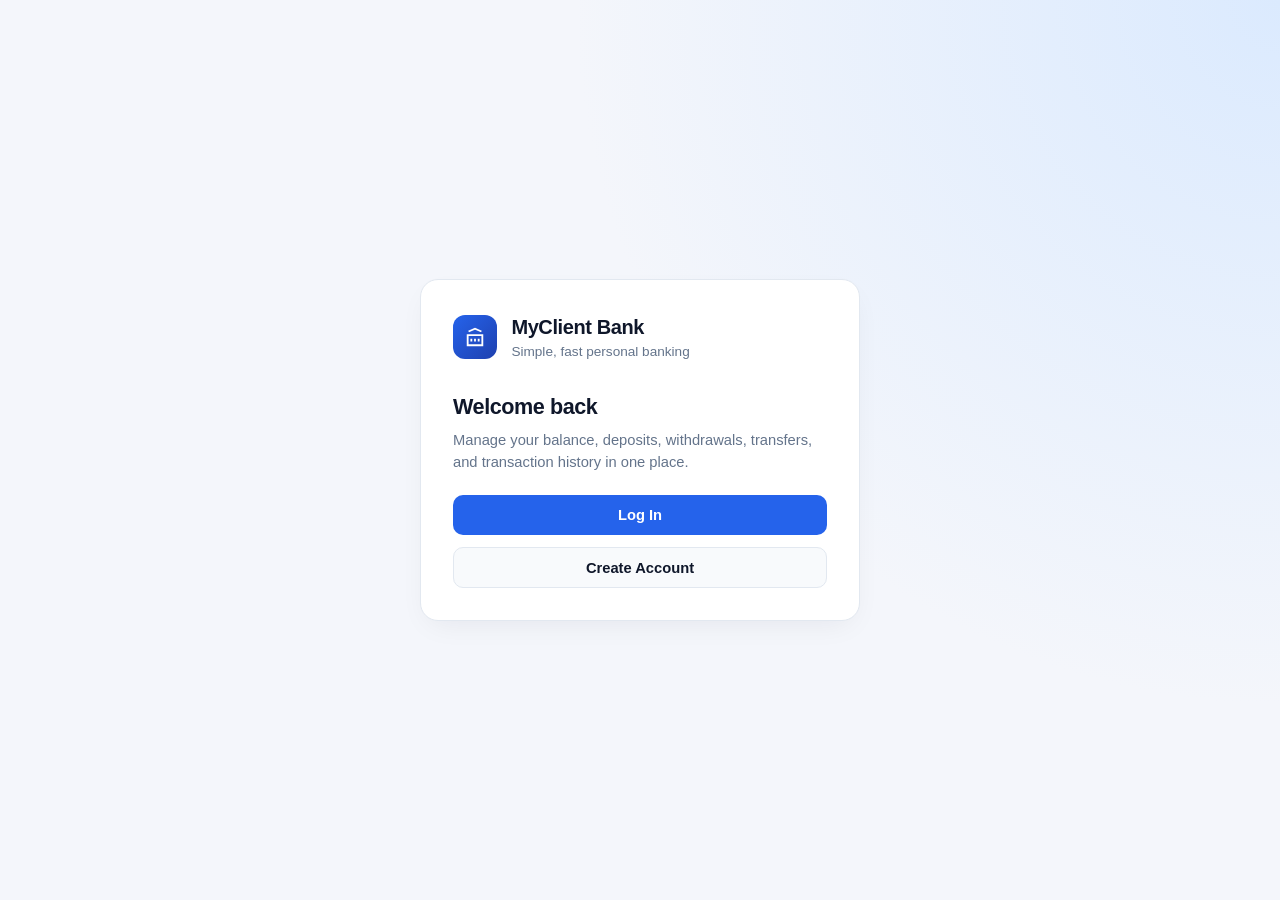
<file: frontend/index.html>
<!doctype html>
<html lang="en">
	<head>
		<meta charset="UTF-8" />
		<meta name="viewport" content="width=device-width, initial-scale=1.0" />
		<title>MyClient Banking</title>
		<link rel="stylesheet" href="style.css" />
	</head>
	<body>
		<!-- Toast Notification Container -->
		<div id="toastContainer" class="toast-container" aria-live="polite"></div>

		<!-- Auth Shell (Welcome / Register / Login) -->
		<main id="authShell" class="auth-shell">
			<div class="auth-card">
				<div class="brand-header">
					<div class="brand-logo" aria-hidden="true">
						<svg viewBox="0 0 24 24" fill="none" stroke="currentColor" stroke-width="2">
							<path d="M3 21h18M3 10h18M5 6l7-3 7 3M4 10v11M20 10v11M8 14v3M12 14v3M16 14v3" />
						</svg>
					</div>
					<div>
						<h1 class="brand-title">MyClient Bank</h1>
						<p class="brand-subtitle">Simple, fast personal banking</p>
					</div>
				</div>

				<!-- Welcome View -->
				<section id="welcomeView" class="view-section">
					<div class="welcome-copy">
						<h2>Welcome back</h2>
						<p>Manage your balance, deposits, withdrawals, transfers, and transaction history in one place.</p>
					</div>
					<div class="auth-actions">
						<button id="goLoginBtn" type="button" class="btn btn-primary btn-full">Log In</button>
						<button id="goRegisterBtn" type="button" class="btn btn-secondary btn-full">Create Account</button>
					</div>
				</section>

				<!-- Register View -->
				<section id="registerView" class="view-section hidden">
					<div class="section-heading">
						<h2>Create Account</h2>
						<p>Enter your details to open a new banking account.</p>
					</div>
					<form id="registerForm" novalidate>
						<div class="form-group">
							<label for="regUsername">Full Name</label>
							<input id="regUsername" type="text" placeholder="e.g. Alex Morgan" autocomplete="name" required />
						</div>
						<div class="form-group">
							<label for="regAccountNumber">Account Number</label>
							<input id="regAccountNumber" type="number" min="1" step="1" placeholder="e.g. 100100" required />
						</div>
						<div class="form-group">
							<label for="regPassword">Password</label>
							<div class="input-with-action">
								<input id="regPassword" type="password" placeholder="Create a password" autocomplete="new-password" required />
								<button type="button" class="toggle-password" data-target="regPassword" aria-label="Toggle password visibility">Show</button>
							</div>
						</div>
						<div class="form-group">
							<label for="regBalance">Initial Balance ($)</label>
							<input id="regBalance" type="number" min="0" step="0.01" placeholder="0.00" required />
						</div>
						<p id="registerMsg" class="form-message" role="alert"></p>
						<div class="form-actions">
							<button id="returnRegisterBtn" type="button" class="btn btn-ghost">Back</button>
							<button id="submitRegisterBtn" type="submit" class="btn btn-primary">Register</button>
						</div>
					</form>
				</section>

				<!-- Login View -->
				<section id="loginView" class="view-section hidden">
					<div class="section-heading">
						<h2>Log In</h2>
						<p>Access your account with your account number and password.</p>
					</div>
					<form id="loginForm" novalidate>
						<div class="form-group">
							<label for="loginAccountNumber">Account Number</label>
							<input id="loginAccountNumber" type="number" min="1" step="1" placeholder="Enter account number" required />
						</div>
						<div class="form-group">
							<label for="loginPassword">Password</label>
							<div class="input-with-action">
								<input id="loginPassword" type="password" placeholder="Enter password" autocomplete="current-password" required />
								<button type="button" class="toggle-password" data-target="loginPassword" aria-label="Toggle password visibility">Show</button>
							</div>
						</div>
						<p id="loginMsg" class="form-message" role="alert"></p>
						<div class="form-actions">
							<button id="returnLoginBtn" type="button" class="btn btn-ghost">Back</button>
							<button id="submitLoginBtn" type="submit" class="btn btn-primary">Log In</button>
						</div>
					</form>
				</section>
			</div>
		</main>

		<!-- Authenticated Dashboard Shell -->
		<div id="dashboardShell" class="dashboard-shell hidden">
			<header class="topbar">
				<div class="topbar-inner">
					<div class="topbar-brand">
						<div class="brand-logo small" aria-hidden="true">
							<svg viewBox="0 0 24 24" fill="none" stroke="currentColor" stroke-width="2">
								<path d="M3 21h18M3 10h18M5 6l7-3 7 3M4 10v11M20 10v11M8 14v3M12 14v3M16 14v3" />
							</svg>
						</div>
						<div>
							<span class="topbar-title">MyClient Bank</span>
							<span id="welcomeText" class="topbar-user">Welcome back</span>
						</div>
					</div>
					<div class="topbar-actions">
						<button
							id="autoRefreshToggleBtn"
							type="button"
							class="live-status-btn active"
							aria-pressed="true"
							title="Toggle continuous 3-second auto-refresh"
						>
							<span class="live-dot" aria-hidden="true"></span>
							<span id="autoRefreshLabel">Live (3s)</span>
						</button>
						<button id="refreshAccountBtn" type="button" class="btn btn-ghost btn-sm" title="Sync latest account data">
							Refresh
						</button>
						<button id="logoutBtn" type="button" class="btn btn-danger-outline btn-sm">
							Log Out
						</button>
					</div>
				</div>
			</header>

			<div class="dashboard-layout">
				<!-- Navigation Sidebar / Tabs -->
				<aside class="sidebar" aria-label="Account navigation">
					<nav class="nav-list">
						<button type="button" class="nav-item active" data-tab="overview">
							<span>Balance &amp; Overview</span>
						</button>
						<button type="button" class="nav-item" data-tab="deposit">
							<span>Deposit</span>
						</button>
						<button type="button" class="nav-item" data-tab="withdraw">
							<span>Withdraw</span>
						</button>
						<button type="button" class="nav-item" data-tab="transfer">
							<span>Transfer</span>
						</button>
						<button type="button" class="nav-item" data-tab="history">
							<span>History</span>
						</button>
						<button type="button" class="nav-item" data-tab="profile">
							<span>Profile</span>
						</button>
					</nav>
				</aside>

				<!-- Main Content Area -->
				<main class="main-content">
					<!-- Persistent Balance Summary Card -->
					<section class="balance-banner">
						<div class="balance-info">
							<span class="balance-label">Available Balance</span>
							<div class="balance-amount-row">
								<strong id="bannerBalance" class="balance-amount">$0.00</strong>
								<button id="toggleBalanceMaskBtn" type="button" class="btn-icon" aria-label="Hide balance">Hide</button>
							</div>
							<div class="account-chip-row">
								<span class="account-chip">Account #<span id="bannerAccountNum">-</span></span>
								<button id="copyAccountNumBtn" type="button" class="btn-link">Copy</button>
							</div>
						</div>
						<div class="quick-actions">
							<button type="button" class="btn btn-light btn-sm" data-goto="deposit">+ Deposit</button>
							<button type="button" class="btn btn-light btn-sm" data-goto="withdraw">- Withdraw</button>
							<button type="button" class="btn btn-accent btn-sm" data-goto="transfer">Transfer</button>
						</div>
					</section>

					<!-- Tab: Overview -->
					<section id="tab-overview" class="tab-panel active">
						<div class="stats-grid">
							<div class="stat-card">
								<span class="stat-label">Account Holder</span>
								<strong id="overviewName" class="stat-value">-</strong>
							</div>
							<div class="stat-card">
								<span class="stat-label">Account Number</span>
								<strong id="overviewAccountNum" class="stat-value tabular">-</strong>
							</div>
							<div class="stat-card">
								<span class="stat-label">Total Activity Logs</span>
								<strong id="overviewLogCount" class="stat-value tabular">0</strong>
							</div>
						</div>

						<div class="card">
							<div class="card-header">
								<h3>Recent Activity</h3>
								<button type="button" class="btn-link" data-goto="history">View all</button>
							</div>
							<ul id="recentHistoryList" class="history-list compact"></ul>
						</div>
					</section>

					<!-- Tab: Deposit -->
					<section id="tab-deposit" class="tab-panel">
						<div class="card">
							<div class="card-header">
								<div>
									<h3>Deposit Funds</h3>
									<p class="card-subtitle">Add money directly into your account.</p>
								</div>
							</div>
							<form id="depositForm" novalidate>
								<div class="quick-chips" data-target="depositAmount">
									<button type="button" class="chip" data-amount="50">+$50</button>
									<button type="button" class="chip" data-amount="100">+$100</button>
									<button type="button" class="chip" data-amount="500">+$500</button>
									<button type="button" class="chip" data-amount="1000">+$1,000</button>
								</div>
								<div class="form-group">
									<label for="depositAmount">Amount ($)</label>
									<input id="depositAmount" type="number" min="0.01" step="0.01" placeholder="Enter deposit amount" required />
								</div>
								<p id="depositMsg" class="form-message" role="alert"></p>
								<button id="submitDepositBtn" type="submit" class="btn btn-primary">Confirm Deposit</button>
							</form>
						</div>
					</section>

					<!-- Tab: Withdraw -->
					<section id="tab-withdraw" class="tab-panel">
						<div class="card">
							<div class="card-header">
								<div>
									<h3>Withdraw Funds</h3>
									<p class="card-subtitle">Withdraw money from your available balance.</p>
								</div>
							</div>
							<form id="withdrawForm" novalidate>
								<div class="quick-chips" data-target="withdrawAmount">
									<button type="button" class="chip" data-amount="20">$20</button>
									<button type="button" class="chip" data-amount="50">$50</button>
									<button type="button" class="chip" data-amount="100">$100</button>
									<button type="button" class="chip" data-amount="500">$500</button>
									<button type="button" id="withdrawMaxBtn" class="chip chip-outline">Max</button>
								</div>
								<div class="form-group">
									<label for="withdrawAmount">Amount ($)</label>
									<input id="withdrawAmount" type="number" min="0.01" step="0.01" placeholder="Enter withdrawal amount" required />
								</div>
								<p id="withdrawMsg" class="form-message" role="alert"></p>
								<button id="submitWithdrawBtn" type="submit" class="btn btn-primary">Confirm Withdrawal</button>
							</form>
						</div>
					</section>

					<!-- Tab: Transfer -->
					<section id="tab-transfer" class="tab-panel">
						<div class="card">
							<div class="card-header">
								<div>
									<h3>Transfer Funds</h3>
									<p class="card-subtitle">Send money to another MyClient Bank account.</p>
								</div>
							</div>
							<form id="transferForm" novalidate>
								<div class="form-group">
									<label for="transferReceiver">Recipient Account Number</label>
									<input id="transferReceiver" type="number" min="1" step="1" placeholder="Enter recipient account number" required />
								</div>
								<div class="quick-chips" data-target="transferAmount">
									<button type="button" class="chip" data-amount="25">$25</button>
									<button type="button" class="chip" data-amount="100">$100</button>
									<button type="button" class="chip" data-amount="250">$250</button>
									<button type="button" class="chip" data-amount="500">$500</button>
								</div>
								<div class="form-group">
									<label for="transferAmount">Amount ($)</label>
									<input id="transferAmount" type="number" min="0.01" step="0.01" placeholder="Enter transfer amount" required />
								</div>
								<p id="transferMsg" class="form-message" role="alert"></p>
								<button id="submitTransferBtn" type="submit" class="btn btn-primary">Send Transfer</button>
							</form>
						</div>
					</section>

					<!-- Tab: History -->
					<section id="tab-history" class="tab-panel">
						<div class="card">
							<div class="card-header history-header">
								<div>
									<h3>Transaction History</h3>
									<p class="card-subtitle"><span id="historyCountText">0 log(s)</span> recorded on your account</p>
								</div>
								<div class="history-controls">
									<input id="historySearch" type="search" placeholder="Filter logs..." aria-label="Filter transaction history" />
								</div>
							</div>
							<ul id="fullHistoryList" class="history-list"></ul>
						</div>
					</section>

					<!-- Tab: Profile -->
					<section id="tab-profile" class="tab-panel">
						<div class="card">
							<div class="card-header">
								<div>
									<h3>Account Profile</h3>
									<p class="card-subtitle">Your registered account details.</p>
								</div>
							</div>
							<dl class="profile-details">
								<div class="profile-row">
									<dt>Account Holder</dt>
									<dd id="profileName">-</dd>
								</div>
								<div class="profile-row">
									<dt>Account Number</dt>
									<dd class="tabular">
										<span id="profileAccountNum">-</span>
										<button type="button" id="profileCopyBtn" class="btn-link">Copy</button>
									</dd>
								</div>
								<div class="profile-row">
									<dt>Current Balance</dt>
									<dd id="profileBalance" class="tabular">$0.00</dd>
								</div>
								<div class="profile-row">
									<dt>Password</dt>
									<dd>
										<span id="profilePassword">••••••••</span>
										<button type="button" id="toggleProfilePasswordBtn" class="btn-link">Show</button>
									</dd>
								</div>
								<div class="profile-row">
									<dt>Activity Logs</dt>
									<dd id="profileLogCount" class="tabular">0</dd>
								</div>
							</dl>
						</div>
					</section>
				</main>
			</div>
		</div>

		<script src="script.js"></script>
	</body>
</html>
</file>
<file: frontend/style.css>
:root {
	--bg: #f4f6fb;
	--surface: #ffffff;
	--surface-subtle: #f8fafc;
	--border: #e2e8f0;
	--text: #0f172a;
	--text-muted: #64748b;
	--primary: #2563eb;
	--primary-hover: #1d4ed8;
	--primary-soft: #eff6ff;
	--accent: #0f172a;
	--success: #059669;
	--success-bg: #ecfdf5;
	--danger: #dc2626;
	--danger-bg: #fef2f2;
	--warning: #d97706;
	--radius: 14px;
	--radius-sm: 10px;
	--shadow: 0 10px 30px -10px rgba(15, 23, 42, 0.08);
	--shadow-sm: 0 2px 8px rgba(15, 23, 42, 0.05);
}

*,
*::before,
*::after {
	box-sizing: border-box;
}

body {
	margin: 0;
	font-family: Inter, -apple-system, BlinkMacSystemFont, "Segoe UI", Roboto, sans-serif;
	background: var(--bg);
	color: var(--text);
	line-height: 1.5;
	-webkit-font-smoothing: antialiased;
}

.hidden {
	display: none !important;
}

.tabular {
	font-variant-numeric: tabular-nums;
}

/* Toast Notifications */
.toast-container {
	position: fixed;
	top: 1.25rem;
	right: 1.25rem;
	z-index: 1000;
	display: flex;
	flex-direction: column;
	gap: 0.6rem;
	max-width: 340px;
}

.toast {
	background: var(--surface);
	color: var(--text);
	border: 1px solid var(--border);
	border-left: 4px solid var(--primary);
	padding: 0.85rem 1rem;
	border-radius: var(--radius-sm);
	box-shadow: var(--shadow);
	font-size: 0.9rem;
	font-weight: 500;
	animation: slideIn 0.2s ease-out;
}

.toast.success {
	border-left-color: var(--success);
}

.toast.error {
	border-left-color: var(--danger);
}

@keyframes slideIn {
	from {
		opacity: 0;
		transform: translateY(-8px);
	}
	to {
		opacity: 1;
		transform: translateY(0);
	}
}

/* Auth Shell */
.auth-shell {
	min-height: 100vh;
	display: flex;
	align-items: center;
	justify-content: center;
	padding: 1.5rem;
	background: radial-gradient(circle at top right, #dbeafe 0%, var(--bg) 45%);
}

.auth-card {
	width: 100%;
	max-width: 440px;
	background: var(--surface);
	border: 1px solid var(--border);
	border-radius: 18px;
	padding: 2rem;
	box-shadow: var(--shadow);
}

.brand-header {
	display: flex;
	align-items: center;
	gap: 0.9rem;
	margin-bottom: 1.75rem;
}

.brand-logo {
	width: 44px;
	height: 44px;
	border-radius: 12px;
	background: linear-gradient(135deg, #2563eb, #1e40af);
	color: #ffffff;
	display: grid;
	place-items: center;
	flex-shrink: 0;
}

.brand-logo svg {
	width: 22px;
	height: 22px;
}

.brand-logo.small {
	width: 36px;
	height: 36px;
	border-radius: 10px;
}

.brand-logo.small svg {
	width: 18px;
	height: 18px;
}

.brand-title {
	margin: 0;
	font-size: 1.25rem;
	font-weight: 700;
	letter-spacing: -0.02em;
}

.brand-subtitle {
	margin: 0;
	font-size: 0.85rem;
	color: var(--text-muted);
}

.welcome-copy h2,
.section-heading h2 {
	margin: 0 0 0.35rem;
	font-size: 1.35rem;
	letter-spacing: -0.02em;
}

.welcome-copy p,
.section-heading p {
	margin: 0 0 1.4rem;
	color: var(--text-muted);
	font-size: 0.92rem;
}

.auth-actions {
	display: flex;
	flex-direction: column;
	gap: 0.75rem;
}

/* Forms */
.form-group {
	margin-bottom: 1rem;
}

.form-group label {
	display: block;
	font-size: 0.85rem;
	font-weight: 600;
	margin-bottom: 0.4rem;
	color: var(--text);
}

input[type="text"],
input[type="number"],
input[type="password"],
input[type="search"] {
	width: 100%;
	padding: 0.7rem 0.85rem;
	border: 1px solid var(--border);
	border-radius: var(--radius-sm);
	font-size: 0.95rem;
	font-family: inherit;
	background: var(--surface);
	color: var(--text);
	transition: border-color 0.15s, box-shadow 0.15s;
}

input:focus {
	outline: none;
	border-color: var(--primary);
	box-shadow: 0 0 0 3px rgba(37, 99, 235, 0.15);
}

.input-with-action {
	position: relative;
	display: flex;
	align-items: center;
}

.input-with-action input {
	padding-right: 4rem;
}

.toggle-password {
	position: absolute;
	right: 0.5rem;
	background: transparent;
	border: none;
	color: var(--primary);
	font-size: 0.8rem;
	font-weight: 600;
	cursor: pointer;
	padding: 0.3rem 0.5rem;
	border-radius: 6px;
}

.toggle-password:hover {
	background: var(--primary-soft);
}

.form-message {
	min-height: 1.25rem;
	margin: 0.5rem 0 1rem;
	font-size: 0.875rem;
	font-weight: 500;
}

.form-message.error {
	color: var(--danger);
}

.form-message.success {
	color: var(--success);
}

.form-actions {
	display: flex;
	gap: 0.75rem;
	justify-content: flex-end;
}

/* Buttons */
.btn {
	display: inline-flex;
	align-items: center;
	justify-content: center;
	gap: 0.4rem;
	border: 1px solid transparent;
	border-radius: var(--radius-sm);
	padding: 0.7rem 1.15rem;
	font-size: 0.92rem;
	font-weight: 600;
	font-family: inherit;
	cursor: pointer;
	transition: background-color 0.15s, border-color 0.15s, transform 0.05s, opacity 0.15s;
}

.btn:active {
	transform: translateY(1px);
}

.btn:disabled {
	opacity: 0.6;
	cursor: not-allowed;
}

.btn-full {
	width: 100%;
}

.btn-sm {
	padding: 0.45rem 0.85rem;
	font-size: 0.84rem;
}

.btn-primary {
	background: var(--primary);
	color: #ffffff;
}

.btn-primary:hover:not(:disabled) {
	background: var(--primary-hover);
}

.btn-secondary {
	background: var(--surface-subtle);
	color: var(--text);
	border-color: var(--border);
}

.btn-secondary:hover:not(:disabled) {
	background: #eef2f7;
}

.btn-ghost {
	background: transparent;
	color: var(--text-muted);
	border-color: var(--border);
}

.btn-ghost:hover:not(:disabled) {
	background: var(--surface-subtle);
	color: var(--text);
}

.btn-danger-outline {
	background: transparent;
	color: var(--danger);
	border-color: #fecaca;
}

.btn-danger-outline:hover:not(:disabled) {
	background: var(--danger-bg);
}

.btn-light {
	background: rgba(255, 255, 255, 0.16);
	color: #ffffff;
	border-color: rgba(255, 255, 255, 0.25);
}

.btn-light:hover:not(:disabled) {
	background: rgba(255, 255, 255, 0.25);
}

.btn-accent {
	background: #ffffff;
	color: #1e3a8a;
}

.btn-accent:hover:not(:disabled) {
	background: #eff6ff;
}

.btn-link {
	background: none;
	border: none;
	color: var(--primary);
	font-size: 0.85rem;
	font-weight: 600;
	cursor: pointer;
	padding: 0.15rem 0.35rem;
	border-radius: 6px;
}

.btn-link:hover {
	text-decoration: underline;
}

.btn-icon {
	background: rgba(255, 255, 255, 0.18);
	border: 1px solid rgba(255, 255, 255, 0.25);
	color: #ffffff;
	font-size: 0.75rem;
	font-weight: 600;
	padding: 0.25rem 0.6rem;
	border-radius: 999px;
	cursor: pointer;
}

.btn-icon:hover {
	background: rgba(255, 255, 255, 0.28);
}

/* Dashboard Layout */
.topbar {
	background: var(--surface);
	border-bottom: 1px solid var(--border);
	position: sticky;
	top: 0;
	z-index: 50;
}

.topbar-inner {
	max-width: 1120px;
	margin: 0 auto;
	padding: 0.85rem 1.25rem;
	display: flex;
	align-items: center;
	justify-content: space-between;
	gap: 1rem;
}

.topbar-brand {
	display: flex;
	align-items: center;
	gap: 0.75rem;
}

.topbar-title {
	display: block;
	font-weight: 700;
	font-size: 1rem;
	line-height: 1.2;
}

.topbar-user {
	display: block;
	font-size: 0.82rem;
	color: var(--text-muted);
}

.topbar-actions {
	display: flex;
	align-items: center;
	gap: 0.6rem;
	flex-wrap: wrap;
}

.live-status-btn {
	display: inline-flex;
	align-items: center;
	gap: 0.45rem;
	padding: 0.4rem 0.75rem;
	border-radius: 999px;
	border: 1px solid #bbf7d0;
	background: var(--success-bg);
	color: var(--success);
	font-size: 0.8rem;
	font-weight: 600;
	font-family: inherit;
	cursor: pointer;
	transition: background-color 0.15s, border-color 0.15s, color 0.15s;
}

.live-status-btn.paused {
	border-color: var(--border);
	background: var(--surface-subtle);
	color: var(--text-muted);
}

.live-status-btn.offline {
	border-color: #fecaca;
	background: var(--danger-bg);
	color: var(--danger);
}

.live-dot {
	width: 8px;
	height: 8px;
	border-radius: 50%;
	background: currentColor;
}

.live-status-btn.active .live-dot {
	animation: pulseDot 1.8s ease-in-out infinite;
}

@keyframes pulseDot {
	0%,
	100% {
		opacity: 1;
		transform: scale(1);
	}
	50% {
		opacity: 0.45;
		transform: scale(0.85);
	}
}

.dashboard-layout {
	max-width: 1120px;
	margin: 0 auto;
	padding: 1.5rem 1.25rem 3rem;
	display: grid;
	grid-template-columns: 220px 1fr;
	gap: 1.5rem;
	align-items: start;
}

.sidebar {
	background: var(--surface);
	border: 1px solid var(--border);
	border-radius: var(--radius);
	padding: 0.5rem;
	box-shadow: var(--shadow-sm);
}

.nav-list {
	display: flex;
	flex-direction: column;
	gap: 0.25rem;
}

.nav-item {
	width: 100%;
	text-align: left;
	background: transparent;
	border: none;
	border-radius: var(--radius-sm);
	padding: 0.7rem 0.9rem;
	font-size: 0.92rem;
	font-weight: 500;
	font-family: inherit;
	color: var(--text-muted);
	cursor: pointer;
	transition: background-color 0.15s, color 0.15s;
}

.nav-item:hover {
	background: var(--surface-subtle);
	color: var(--text);
}

.nav-item.active {
	background: var(--primary-soft);
	color: var(--primary);
	font-weight: 600;
}

.main-content {
	display: flex;
	flex-direction: column;
	gap: 1.25rem;
	min-width: 0;
}

/* Balance Banner */
.balance-banner {
	background: linear-gradient(135deg, #1e3a8a 0%, #2563eb 100%);
	color: #ffffff;
	border-radius: 16px;
	padding: 1.5rem;
	display: flex;
	flex-wrap: wrap;
	align-items: center;
	justify-content: space-between;
	gap: 1.25rem;
	box-shadow: var(--shadow);
}

.balance-label {
	font-size: 0.85rem;
	opacity: 0.85;
	display: block;
	margin-bottom: 0.25rem;
}

.balance-amount-row {
	display: flex;
	align-items: center;
	gap: 0.75rem;
}

.balance-amount {
	font-size: 2.1rem;
	font-weight: 700;
	letter-spacing: -0.03em;
	font-variant-numeric: tabular-nums;
}

.account-chip-row {
	margin-top: 0.5rem;
	display: flex;
	align-items: center;
	gap: 0.5rem;
}

.account-chip {
	font-size: 0.84rem;
	opacity: 0.9;
	font-variant-numeric: tabular-nums;
}

.balance-banner .btn-link {
	color: #dbeafe;
	font-size: 0.8rem;
}

.quick-actions {
	display: flex;
	flex-wrap: wrap;
	gap: 0.5rem;
}

/* Tab Panels & Cards */
.tab-panel {
	display: none;
}

.tab-panel.active {
	display: flex;
	flex-direction: column;
	gap: 1.25rem;
}

.stats-grid {
	display: grid;
	grid-template-columns: repeat(3, minmax(0, 1fr));
	gap: 1rem;
}

.stat-card,
.card {
	background: var(--surface);
	border: 1px solid var(--border);
	border-radius: var(--radius);
	padding: 1.25rem;
	box-shadow: var(--shadow-sm);
}

.stat-label {
	display: block;
	font-size: 0.82rem;
	color: var(--text-muted);
	margin-bottom: 0.3rem;
}

.stat-value {
	font-size: 1.15rem;
	font-weight: 700;
	word-break: break-word;
}

.card-header {
	display: flex;
	align-items: center;
	justify-content: space-between;
	gap: 1rem;
	margin-bottom: 1rem;
}

.card-header h3 {
	margin: 0;
	font-size: 1.1rem;
}

.card-subtitle {
	margin: 0.2rem 0 0;
	font-size: 0.86rem;
	color: var(--text-muted);
}

/* Quick Amount Chips */
.quick-chips {
	display: flex;
	flex-wrap: wrap;
	gap: 0.5rem;
	margin-bottom: 1rem;
}

.chip {
	background: var(--primary-soft);
	color: var(--primary);
	border: 1px solid #bfdbfe;
	border-radius: 999px;
	padding: 0.35rem 0.8rem;
	font-size: 0.83rem;
	font-weight: 600;
	font-family: inherit;
	cursor: pointer;
	transition: background-color 0.15s;
}

.chip:hover {
	background: #dbeafe;
}

.chip-outline {
	background: var(--surface);
	color: var(--text);
	border-color: var(--border);
}

.chip-outline:hover {
	background: var(--surface-subtle);
}

/* History List */
.history-header {
	flex-wrap: wrap;
}

.history-controls {
	min-width: 210px;
}

.history-list {
	list-style: none;
	margin: 0;
	padding: 0;
	display: flex;
	flex-direction: column;
	gap: 0.5rem;
}

.history-item {
	display: flex;
	align-items: center;
	justify-content: space-between;
	gap: 0.75rem;
	padding: 0.75rem 0.9rem;
	border: 1px solid var(--border);
	border-radius: var(--radius-sm);
	background: var(--surface-subtle);
	font-size: 0.9rem;
}

.history-item-text {
	word-break: break-word;
}

.history-badge {
	flex-shrink: 0;
	font-size: 0.75rem;
	font-weight: 600;
	padding: 0.2rem 0.55rem;
	border-radius: 999px;
	background: #e2e8f0;
	color: #334155;
}

.history-badge.deposit {
	background: var(--success-bg);
	color: var(--success);
}

.history-badge.withdraw {
	background: var(--danger-bg);
	color: var(--danger);
}

.history-badge.transfer {
	background: var(--primary-soft);
	color: var(--primary);
}

.empty-state {
	text-align: center;
	padding: 2rem 1rem;
	color: var(--text-muted);
	font-size: 0.92rem;
	border: 1px dashed var(--border);
	border-radius: var(--radius-sm);
}

/* Profile */
.profile-details {
	margin: 0;
	display: flex;
	flex-direction: column;
}

.profile-row {
	display: flex;
	align-items: center;
	justify-content: space-between;
	gap: 1rem;
	padding: 0.85rem 0;
	border-bottom: 1px solid var(--border);
}

.profile-row:last-child {
	border-bottom: none;
}

.profile-row dt {
	color: var(--text-muted);
	font-size: 0.9rem;
}

.profile-row dd {
	margin: 0;
	font-weight: 600;
	display: flex;
	align-items: center;
	gap: 0.4rem;
}

/* Responsive */
@media (max-width: 820px) {
	.dashboard-layout {
		grid-template-columns: 1fr;
	}

	.nav-list {
		flex-direction: row;
		overflow-x: auto;
		padding-bottom: 0.2rem;
	}

	.nav-item {
		white-space: nowrap;
		width: auto;
	}

	.stats-grid {
		grid-template-columns: 1fr;
	}
}
</file>
